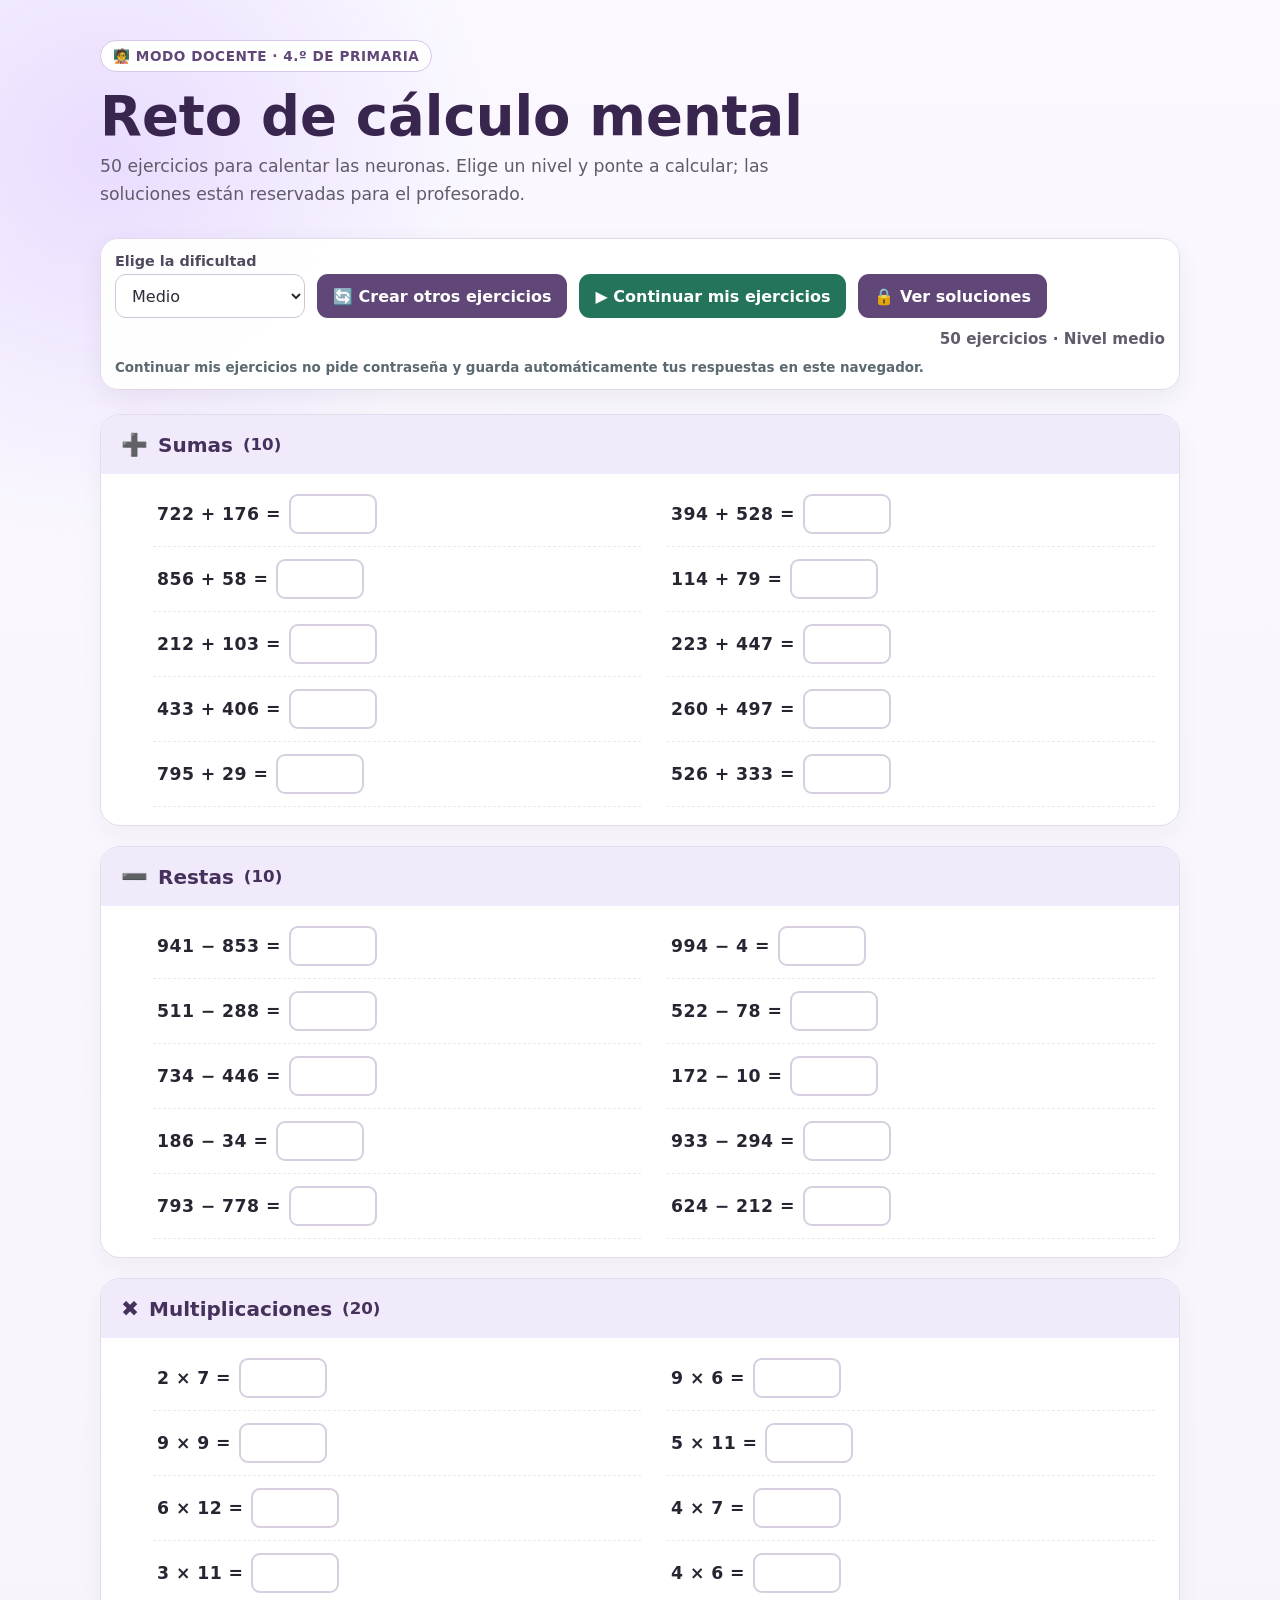
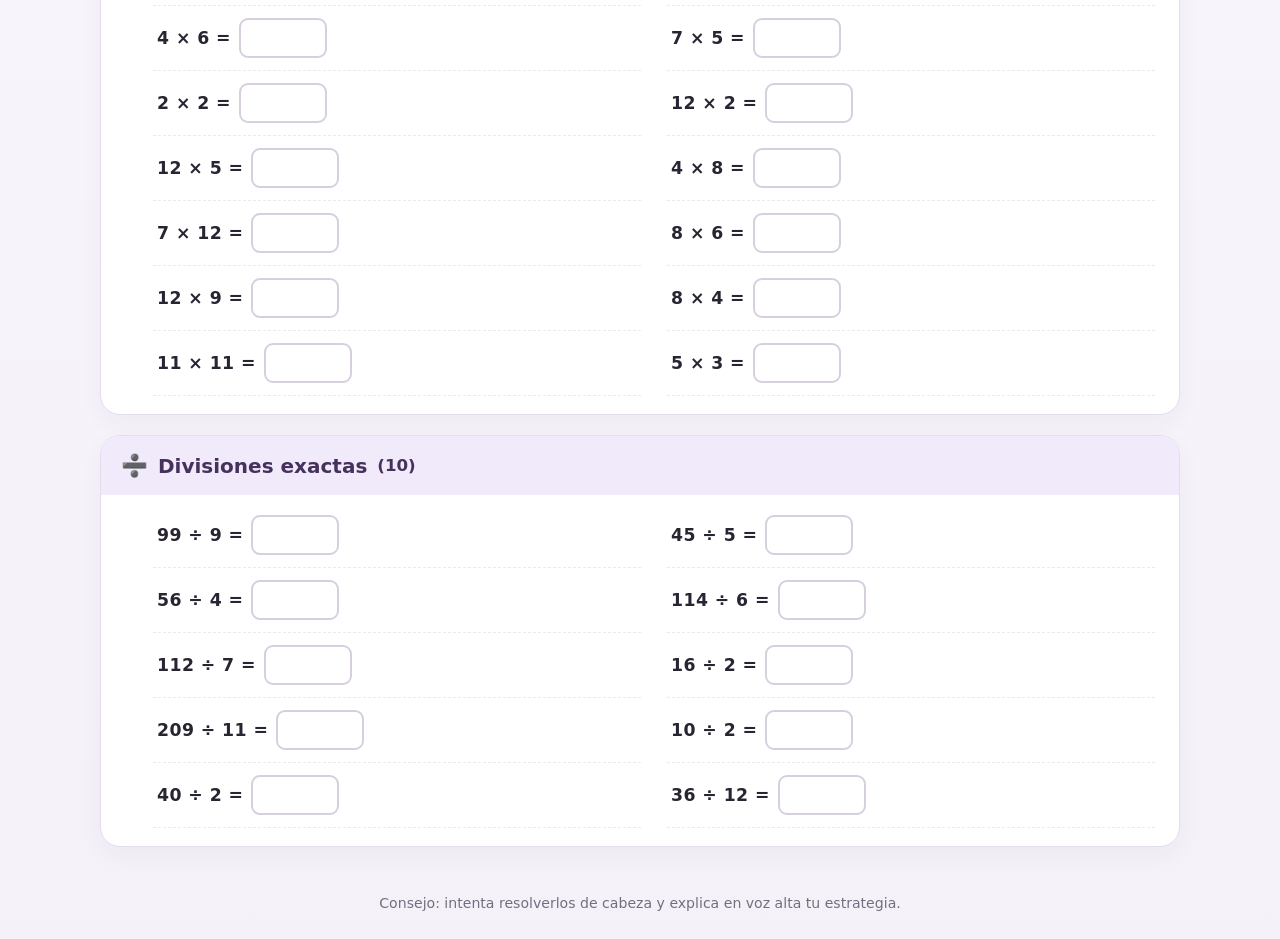
<file: Matematicas_primaria.html>
<!doctype html>
<html lang="es">
<head>
  <meta charset="utf-8">
  <meta name="viewport" content="width=device-width, initial-scale=1">
  <meta name="theme-color" content="#51386a">
  <title>Modo docente · Cálculo mental</title>
  <style>
    :root {
      color-scheme: light;
      font-family: system-ui, -apple-system, "Segoe UI", sans-serif;
      color: #292431;
      background: #f7f3fb;
      font-synthesis: none;
    }

    * { box-sizing: border-box; }

    body {
      margin: 0;
      min-height: 100vh;
      background:
        radial-gradient(circle at 8% 6%, #e9dcff 0, transparent 24rem),
        linear-gradient(180deg, #fbf9ff, #f5f1f9);
    }

    .contenedor { width: min(1080px, calc(100% - 32px)); margin: 0 auto; }

    header { padding: 40px 0 26px; }

    .etiqueta {
      display: inline-flex;
      align-items: center;
      gap: 8px;
      padding: 7px 12px;
      border: 1px solid #d7c8e7;
      border-radius: 999px;
      background: #fff;
      color: #604777;
      font-size: .85rem;
      font-weight: 800;
      letter-spacing: .04em;
      text-transform: uppercase;
    }

    h1 { margin: 16px 0 8px; color: #39264e; font-size: clamp(2rem, 6vw, 3.4rem); line-height: 1.05; }
    header p { max-width: 680px; margin: 0; color: #625b6c; font-size: 1.08rem; line-height: 1.6; }

    .controles {
      position: sticky;
      z-index: 2;
      top: 0;
      display: flex;
      flex-wrap: wrap;
      align-items: end;
      gap: 12px;
      margin: 4px 0 24px;
      padding: 14px;
      border: 1px solid #e2d9eb;
      border-radius: 18px;
      background: #fffffff2;
      box-shadow: 0 8px 24px #39264e12;
      backdrop-filter: blur(10px);
    }

    .selector { display: grid; gap: 5px; min-width: 190px; }
    label { color: #51495d; font-size: .9rem; font-weight: 750; }

    select, button, input { font: inherit; }

    select {
      min-height: 44px;
      padding: 9px 38px 9px 12px;
      border: 1px solid #cfc4da;
      border-radius: 11px;
      background: white;
      color: #302a38;
    }

    button {
      min-height: 44px;
      padding: 10px 16px;
      border: 0;
      border-radius: 11px;
      background: #604777;
      color: white;
      font-weight: 800;
      cursor: pointer;
      transition: transform .14s ease, background .14s ease;
    }

    button:hover { transform: translateY(-1px); background: #4c3562; }
    button:focus-visible, select:focus-visible, input:focus-visible { outline: 3px solid #aa8ac8; outline-offset: 2px; }

    .resumen {
      margin-left: auto;
      align-self: center;
      color: #625b6c;
      font-size: .95rem;
      font-weight: 700;
    }

    .continuar { background: #23745a; }
    .continuar:hover { background: #195b45; }
    .aviso-guardado { width: 100%; margin: 0; color: #5b6970; font-size: .84rem; font-weight: 650; }

    #ejercicios { display: grid; gap: 20px; padding-bottom: 48px; }

    .grupo {
      overflow: hidden;
      border: 1px solid #e5ddec;
      border-radius: 20px;
      background: #fff;
      box-shadow: 0 8px 24px #39264e0b;
    }

    .grupo h2 {
      display: flex;
      align-items: center;
      gap: 10px;
      margin: 0;
      padding: 17px 20px;
      background: #f1eafa;
      color: #46315c;
      font-size: 1.25rem;
    }

    .grupo h2 span { font-size: 1.35rem; }
    .grupo ol { display: grid; grid-template-columns: repeat(2, minmax(0, 1fr)); gap: 0 26px; margin: 0; padding: 8px 24px 18px 52px; }
    .grupo li { display: flex; min-width: 0; align-items: center; gap: 8px; padding: 12px 4px; border-bottom: 1px dashed #ece7f1; font-size: 1.08rem; }
    .operacion { font-variant-numeric: tabular-nums; font-weight: 700; letter-spacing: .025em; }

    .respuesta {
      width: 88px;
      min-height: 40px;
      padding: 6px 8px;
      border: 2px solid #d7cfdf;
      border-radius: 9px;
      background: #fff;
      color: #292431;
      font: inherit;
      font-variant-numeric: tabular-nums;
      text-align: center;
    }

    .respuesta:focus { border-color: #80619c; outline: 3px solid #aa8ac833; }
    .resultado { min-width: 1.2em; font-size: 1.35rem; font-weight: 900; line-height: 1; }
    .resultado.correcta { color: #168348; }
    .resultado.incorrecta { color: #c92b3d; }

    .solucion {
      display: inline-block;
      margin-left: 8px;
      color: #21734a;
      font-weight: 850;
    }

    .solucion[hidden] { display: none; }

    dialog {
      width: min(420px, calc(100% - 28px));
      padding: 0;
      border: 1px solid #ddd2e8;
      border-radius: 20px;
      box-shadow: 0 24px 80px #20172b55;
    }

    dialog::backdrop { background: #25183188; backdrop-filter: blur(3px); }
    .dialogo-cuerpo { padding: 24px; }
    .dialogo-cuerpo h2 { margin: 0 0 7px; color: #39264e; }
    .dialogo-cuerpo p { margin: 0 0 18px; color: #625b6c; line-height: 1.5; }
    .dialogo-cuerpo form { display: grid; gap: 12px; }
    .dialogo-cuerpo input { min-height: 45px; padding: 10px 12px; border: 1px solid #cfc4da; border-radius: 10px; }
    .acciones-dialogo { display: flex; justify-content: end; gap: 8px; }
    .secundario { background: #eee8f4; color: #40334e; }
    .secundario:hover { background: #e2d8ec; }
    #error-clave { min-height: 1.4em; margin: 0; color: #a32939; font-weight: 700; }

    .enlace-pista {
      justify-self: start;
      min-height: auto;
      padding: 2px 0;
      border: 0;
      background: none;
      color: #604777;
      font-size: .85rem;
      font-weight: 700;
      text-decoration: underline;
      cursor: pointer;
    }

    .enlace-pista:hover { color: #4c3562; }
    .pista-clave { margin: -6px 0 0; color: #51495d; font-size: .85rem; line-height: 1.4; }
    .pista-clave[hidden] { display: none; }

    footer { padding: 0 0 28px; color: #756d7e; font-size: .88rem; text-align: center; }

    @media (max-width: 620px) {
      .controles { position: static; align-items: stretch; }
      .selector { flex: 1 1 100%; }
      .resumen { flex: 1 1 100%; margin: 0; }
      .grupo ol { grid-template-columns: 1fr; }
      header { padding-top: 28px; }
    }

    @media print {
      body { background: white; }
      .contenedor { width: 100%; }
      header { padding: 0 0 14px; }
      .controles, dialog, footer { display: none !important; }
      .grupo { break-inside: avoid; box-shadow: none; }
      .grupo ol { grid-template-columns: repeat(2, minmax(0, 1fr)); }
      .solucion[hidden] { display: none !important; }
    }

    @media (prefers-reduced-motion: reduce) {
      *, *::before, *::after { scroll-behavior: auto !important; transition-duration: .01ms !important; }
    }
  </style>
</head>
<body>
  <header class="contenedor">
    <span class="etiqueta">🧑‍🏫 Modo docente · 4.º de Primaria</span>
    <h1>Reto de cálculo mental</h1>
    <p>50 ejercicios para calentar las neuronas. Elige un nivel y ponte a calcular; las soluciones están reservadas para el profesorado.</p>
  </header>

  <main class="contenedor">
    <section class="controles" aria-label="Controles de los ejercicios">
      <div class="selector">
        <label for="dificultad">Elige la dificultad</label>
        <select id="dificultad">
          <option value="facil">Fácil</option>
          <option value="medio" selected>Medio</option>
          <option value="dificil">Difícil</option>
        </select>
      </div>
      <button id="nuevos" type="button">🔄 Crear otros ejercicios</button>
      <button id="continuar-sin-clave" class="continuar" type="button">▶️ Continuar mis ejercicios</button>
      <button id="ver-soluciones" type="button">🔒 Ver soluciones</button>
      <span id="resumen" class="resumen" aria-live="polite">50 ejercicios · Nivel medio</span>
      <p class="aviso-guardado">Continuar mis ejercicios no pide contraseña y guarda automáticamente tus respuestas en este navegador.</p>
    </section>

    <div id="ejercicios" aria-live="polite"></div>
  </main>

  <footer class="contenedor">Consejo: intenta resolverlos de cabeza y explica en voz alta tu estrategia.</footer>

  <dialog id="dialogo-clave" aria-labelledby="titulo-clave">
    <div class="dialogo-cuerpo">
      <h2 id="titulo-clave">Acceso docente</h2>
      <p>Introduce la contraseña para mostrar las soluciones.</p>
      <form id="formulario-clave">
        <label for="clave-docente">Contraseña</label>
        <input id="clave-docente" type="password" autocomplete="current-password" required>
        <p id="error-clave" role="status" aria-live="polite"></p>
        <button type="button" id="olvide-clave" class="enlace-pista">¿Olvidaste la clave?</button>
        <p id="pista-clave" class="pista-clave" hidden>Pista: lo que pagas cada mes por la vivienda, seguido del año que viene.</p>
        <div class="acciones-dialogo">
          <button class="secundario" id="cancelar-clave" type="button">Cancelar</button>
          <button type="submit">Desbloquear</button>
        </div>
      </form>
    </div>
  </dialog>

  <script>
    // Cambia esta clave si quieres utilizar otra en tu actividad.
    const CLAVE_DOCENTE = "Hipoteca-2026";

    const grupos = [
      { id: "sumas", titulo: "Sumas", icono: "➕", cantidad: 10 },
      { id: "restas", titulo: "Restas", icono: "➖", cantidad: 10 },
      { id: "multiplicaciones", titulo: "Multiplicaciones", icono: "✖️", cantidad: 20 },
      { id: "divisiones", titulo: "Divisiones exactas", icono: "➗", cantidad: 10 }
    ];

    const dificultad = document.querySelector("#dificultad");
    const listaEjercicios = document.querySelector("#ejercicios");
    const resumen = document.querySelector("#resumen");
    const botonSoluciones = document.querySelector("#ver-soluciones");
    const botonContinuar = document.querySelector("#continuar-sin-clave");
    const dialogoClave = document.querySelector("#dialogo-clave");
    const formularioClave = document.querySelector("#formulario-clave");
    const campoClave = document.querySelector("#clave-docente");
    const errorClave = document.querySelector("#error-clave");
    const botonOlvideClave = document.querySelector("#olvide-clave");
    const pistaClave = document.querySelector("#pista-clave");
    let mostrarSoluciones = false;
    let accesoDocente = false;
    // Espacio nuevo de guardado: al abrir esta versión empieza sin ejercicios ni respuestas anteriores.
    const CLAVE_PROGRESO = "calculo-mental-progreso-v2";
    let ejerciciosActuales = null;
    let respuestasGuardadas = {};

    function aleatorio(minimo, maximo) {
      return Math.floor(Math.random() * (maximo - minimo + 1)) + minimo;
    }

    function crearEjercicios(nivel) {
      const ejercicios = { sumas: [], restas: [], multiplicaciones: [], divisiones: [] };

      let maxSuma;
      let minResta;
      let maxResta;
      let minFactor;
      let maxFactor;
      let minDivisor;
      let maxDivisor;
      let maxCociente;

      if (nivel === "facil") {
        maxSuma = 100;
        minResta = 10; maxResta = 100;
        minFactor = 2; maxFactor = 5;
        minDivisor = 2; maxDivisor = 10; maxCociente = 10;
      } else if (nivel === "dificil") {
        maxSuma = 9999;
        minResta = 1000; maxResta = 9999;
        minFactor = 12; maxFactor = 99;
        minDivisor = 2; maxDivisor = 12; maxCociente = 50;
      } else {
        maxSuma = 999;
        minResta = 100; maxResta = 999;
        minFactor = 2; maxFactor = 12;
        minDivisor = 2; maxDivisor = 12; maxCociente = 20;
      }

      for (let i = 0; i < 10; i++) {
        const a = aleatorio(1, maxSuma - 1);
        const b = aleatorio(1, maxSuma - a);
        ejercicios.sumas.push({ texto: `${a} + ${b}`, respuesta: a + b });

        const minuendo = aleatorio(minResta, maxResta);
        const sustraendo = aleatorio(1, minuendo);
        ejercicios.restas.push({ texto: `${minuendo} − ${sustraendo}`, respuesta: minuendo - sustraendo });
      }

      for (let i = 0; i < 20; i++) {
        const a = aleatorio(minFactor, maxFactor);
        const b = nivel === "dificil" ? aleatorio(2, 9) : aleatorio(minFactor, maxFactor);
        ejercicios.multiplicaciones.push({ texto: `${a} × ${b}`, respuesta: a * b });
      }

      for (let i = 0; i < 10; i++) {
        const divisor = aleatorio(minDivisor, maxDivisor);
        const cociente = aleatorio(2, maxCociente);
        ejercicios.divisiones.push({ texto: `${divisor * cociente} ÷ ${divisor}`, respuesta: cociente });
      }

      return ejercicios;
    }

    function guardarProgreso() {
      try {
        localStorage.setItem(CLAVE_PROGRESO, JSON.stringify({
          nivel: dificultad.value,
          ejercicios: ejerciciosActuales,
          respuestas: respuestasGuardadas
        }));
      } catch {
        // Si el navegador bloquea el almacenamiento, los ejercicios siguen funcionando.
      }
    }

    function recuperarProgreso() {
      try {
        const progreso = JSON.parse(localStorage.getItem(CLAVE_PROGRESO));
        if (progreso && progreso.ejercicios && progreso.respuestas) return progreso;
      } catch {
        // No hay un progreso válido guardado todavía.
      }
      return null;
    }

    function pintarEjercicios() {
      const nivel = dificultad.value;
      const ejercicios = ejerciciosActuales || crearEjercicios(nivel);
      ejerciciosActuales = ejercicios;
      mostrarSoluciones = accesoDocente;
      listaEjercicios.replaceChildren();
      let numero = 1;

      for (const grupo of grupos) {
        const seccion = document.createElement("section");
        seccion.className = "grupo";

        const titulo = document.createElement("h2");
        titulo.innerHTML = `<span aria-hidden="true">${grupo.icono}</span>${grupo.titulo} <small>(${grupo.cantidad})</small>`;
        seccion.append(titulo);

        const lista = document.createElement("ol");
        ejercicios[grupo.id].forEach((ejercicio, indice) => {
          const idEjercicio = `${grupo.id}-${indice}`;
          const elemento = document.createElement("li");
          const operacion = document.createElement("span");
          operacion.className = "operacion";
          operacion.textContent = `${ejercicio.texto} =`;

          const entrada = document.createElement("input");
          entrada.className = "respuesta";
          entrada.type = "text";
          entrada.inputMode = "numeric";
          entrada.pattern = "[0-9]*";
          entrada.maxLength = 5;
          entrada.autocomplete = "off";
          entrada.setAttribute("aria-label", `Respuesta del ejercicio ${numero}`);
          entrada.value = respuestasGuardadas[idEjercicio] || "";

          const resultado = document.createElement("span");
          resultado.className = "resultado";
          resultado.setAttribute("role", "status");
          resultado.setAttribute("aria-live", "polite");

          function comprobarRespuesta() {
            if (entrada.value === "") {
              resultado.textContent = "";
              resultado.className = "resultado";
              resultado.removeAttribute("aria-label");
              return;
            }
            const esCorrecta = Number(entrada.value) === ejercicio.respuesta;
            resultado.textContent = esCorrecta ? "✓" : "✗";
            resultado.className = `resultado ${esCorrecta ? "correcta" : "incorrecta"}`;
            resultado.setAttribute("aria-label", esCorrecta ? "Correcto" : "Incorrecto");
          }

          entrada.addEventListener("input", () => {
            entrada.value = entrada.value.replace(/[^0-9]/g, "").slice(0, 5);
            respuestasGuardadas[idEjercicio] = entrada.value;
            guardarProgreso();
            comprobarRespuesta();
          });

          entrada.addEventListener("change", () => {
            comprobarRespuesta();
          });

          entrada.addEventListener("keydown", (evento) => {
            if (evento.key === "Enter") {
              evento.preventDefault();
              entrada.blur();
            }
          });

          const solucion = document.createElement("span");
          solucion.className = "solucion";
          solucion.textContent = ejercicio.respuesta;
          solucion.hidden = !mostrarSoluciones;
          solucion.setAttribute("aria-label", `respuesta del ejercicio ${numero}`);

          elemento.append(operacion, entrada, resultado, solucion);
          lista.append(elemento);
          comprobarRespuesta();
          numero++;
        });

        seccion.append(lista);
        listaEjercicios.append(seccion);
      }

      const nombreNivel = dificultad.options[dificultad.selectedIndex].text.toLowerCase();
      resumen.textContent = `50 ejercicios · Nivel ${nombreNivel}`;
      botonSoluciones.textContent = mostrarSoluciones ? "🙈 Ocultar soluciones" : "🔒 Ver soluciones";
    }

    function crearOtrosEjercicios() {
      ejerciciosActuales = crearEjercicios(dificultad.value);
      respuestasGuardadas = {};
      accesoDocente = false;
      guardarProgreso();
      pintarEjercicios();
    }

    dificultad.addEventListener("change", crearOtrosEjercicios);
    document.querySelector("#nuevos").addEventListener("click", crearOtrosEjercicios);

    botonContinuar.addEventListener("click", () => {
      const progreso = recuperarProgreso();
      if (progreso) {
        dificultad.value = progreso.nivel || dificultad.value;
        ejerciciosActuales = progreso.ejercicios;
        respuestasGuardadas = progreso.respuestas;
      } else {
        ejerciciosActuales = crearEjercicios(dificultad.value);
        respuestasGuardadas = {};
        guardarProgreso();
      }
      accesoDocente = false;
      mostrarSoluciones = false;
      pintarEjercicios();
      listaEjercicios.scrollIntoView({ behavior: "smooth", block: "start" });
    });

    botonSoluciones.addEventListener("click", () => {
      if (!accesoDocente) {
        errorClave.textContent = "";
        campoClave.value = "";
        pistaClave.hidden = true;
        dialogoClave.showModal();
        campoClave.focus();
        return;
      }

      mostrarSoluciones = !mostrarSoluciones;
      document.querySelectorAll(".solucion").forEach((solucion) => {
        solucion.hidden = !mostrarSoluciones;
      });
      botonSoluciones.textContent = mostrarSoluciones ? "🙈 Ocultar soluciones" : "🔒 Ver soluciones";
    });

    formularioClave.addEventListener("submit", (evento) => {
      evento.preventDefault();
      if (campoClave.value === CLAVE_DOCENTE) {
        accesoDocente = true;
        mostrarSoluciones = true;
        dialogoClave.close();
        pintarEjercicios();
      } else {
        errorClave.textContent = "Contraseña incorrecta. Prueba otra vez.";
        campoClave.select();
      }
    });

    document.querySelector("#cancelar-clave").addEventListener("click", () => dialogoClave.close());

    botonOlvideClave.addEventListener("click", () => {
      pistaClave.hidden = !pistaClave.hidden;
    });
    const progresoInicial = recuperarProgreso();
    if (progresoInicial) {
      dificultad.value = progresoInicial.nivel || dificultad.value;
      ejerciciosActuales = progresoInicial.ejercicios;
      respuestasGuardadas = progresoInicial.respuestas;
    }
    pintarEjercicios();
  </script>
</body>
</html>
</file>
